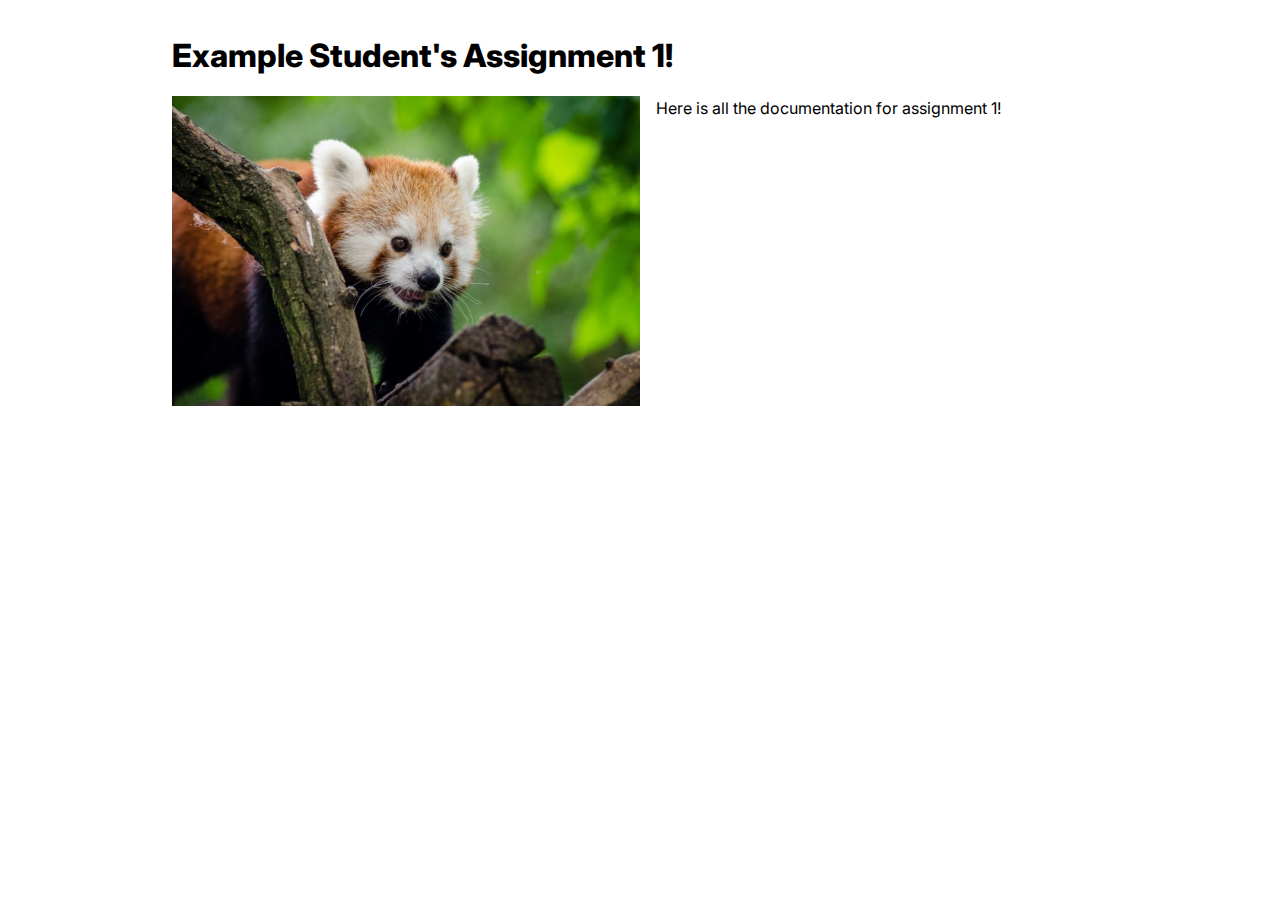
<file: a1.html>
<!DOCTYPE html>
<html>
  <head>
    <meta charset="utf-8" />
    <meta name="viewport" content="width=device-width, maximum-scale=1.0" />

    <title>Example Student's HCDE 439 Physical Computing Page!</title>

    <link href="style.css" rel="stylesheet" type="text/css" />
  </head>
  <body>
    <h1>Example Student's Assignment 1!</h1>
    <div class="header">
      <img src="red-panda.jpg" />
      <p>Here is all the documentation for assignment 1!</p>
    </div>
  </body>
</html>
</file>
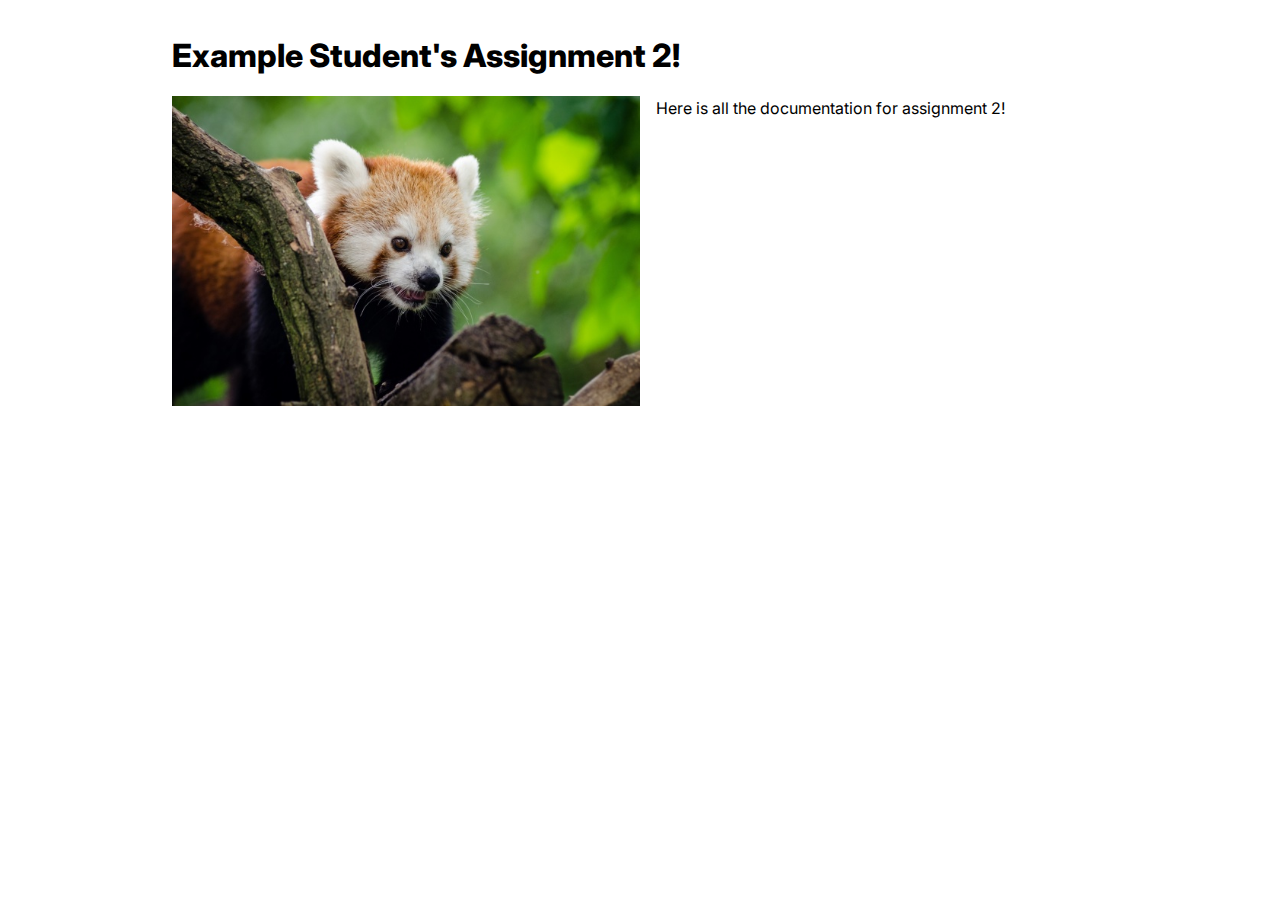
<file: a2.html>
<!DOCTYPE html>
<html>
  <head>
    <meta charset="utf-8" />
    <meta name="viewport" content="width=device-width, maximum-scale=1.0" />

    <title>Example Student's HCDE 439 Physical Computing Page!</title>

    <link href="style.css" rel="stylesheet" type="text/css" />
  </head>
  <body>
    <h1>Example Student's Assignment 2!</h1>
    <div class="header">
      <img src="red-panda.jpg" />
      <p>Here is all the documentation for assignment 2!</p>
    </div>
  </body>
</html>
</file>
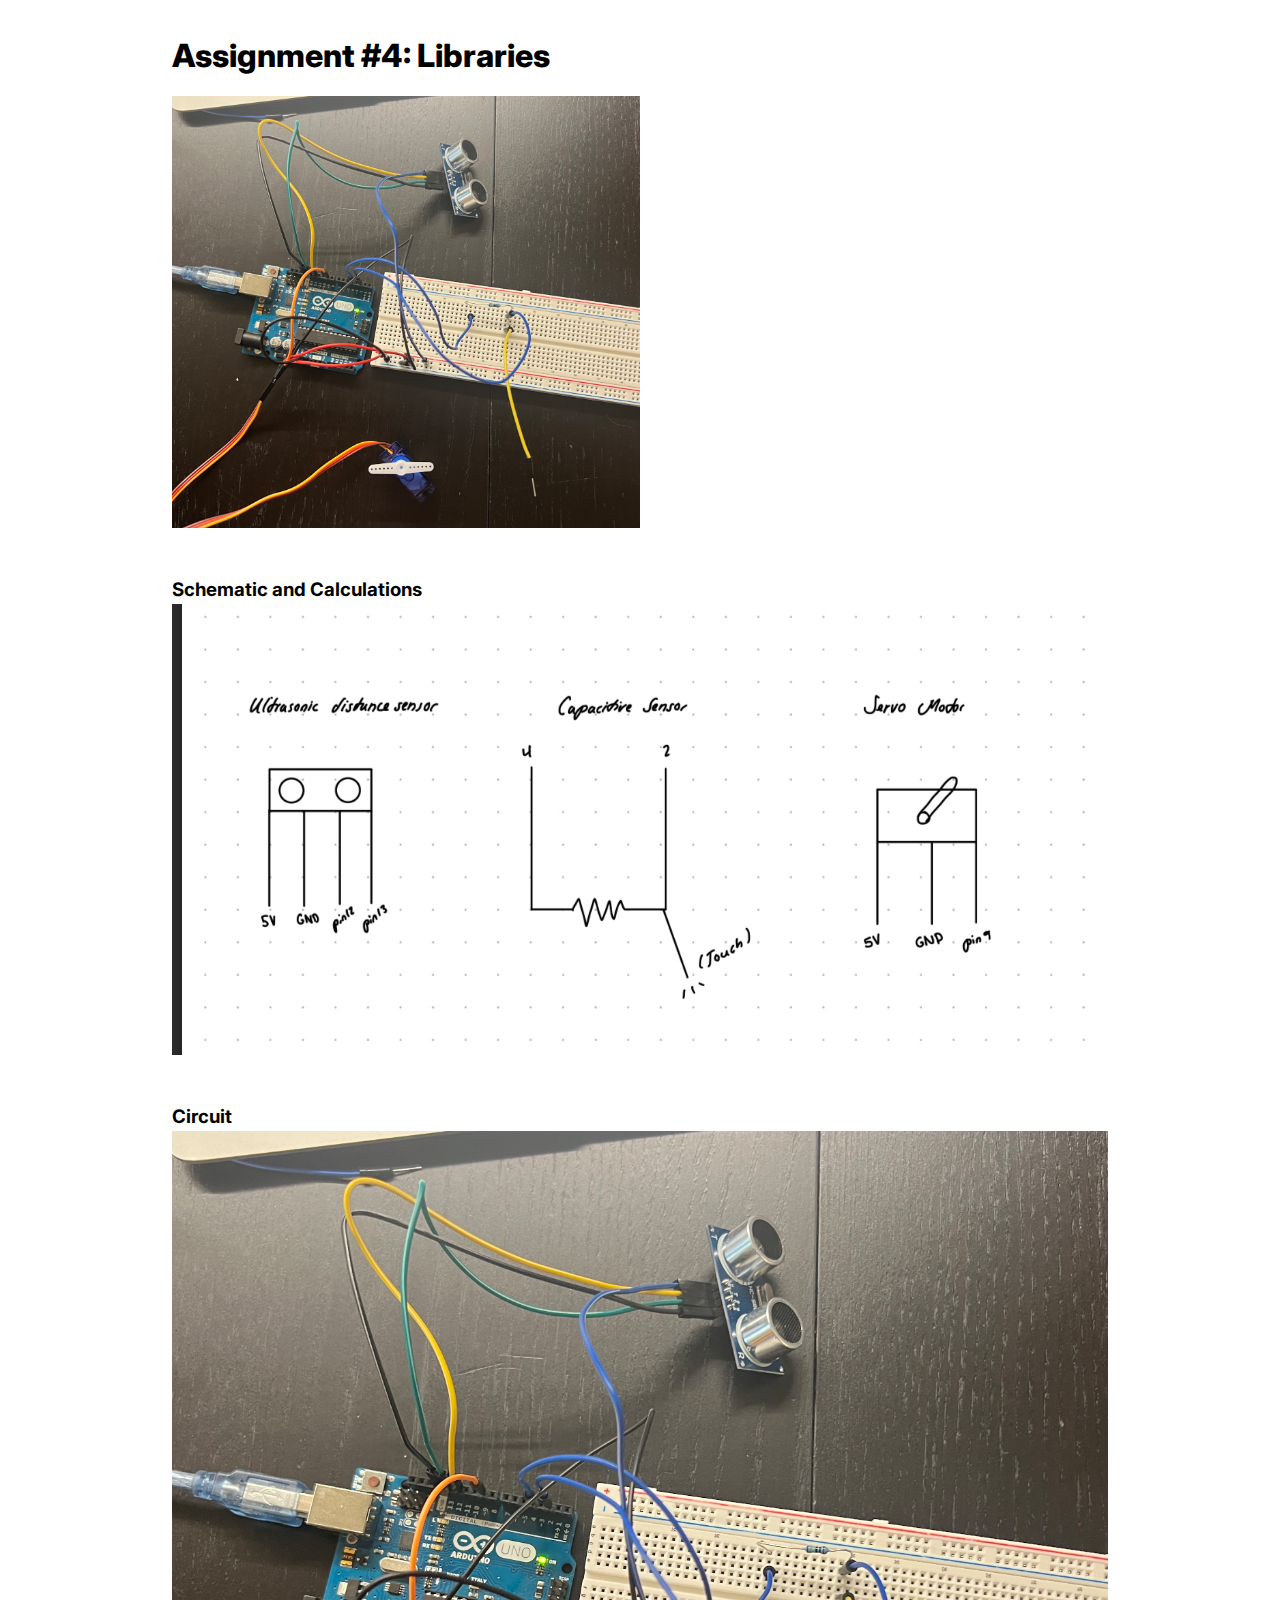
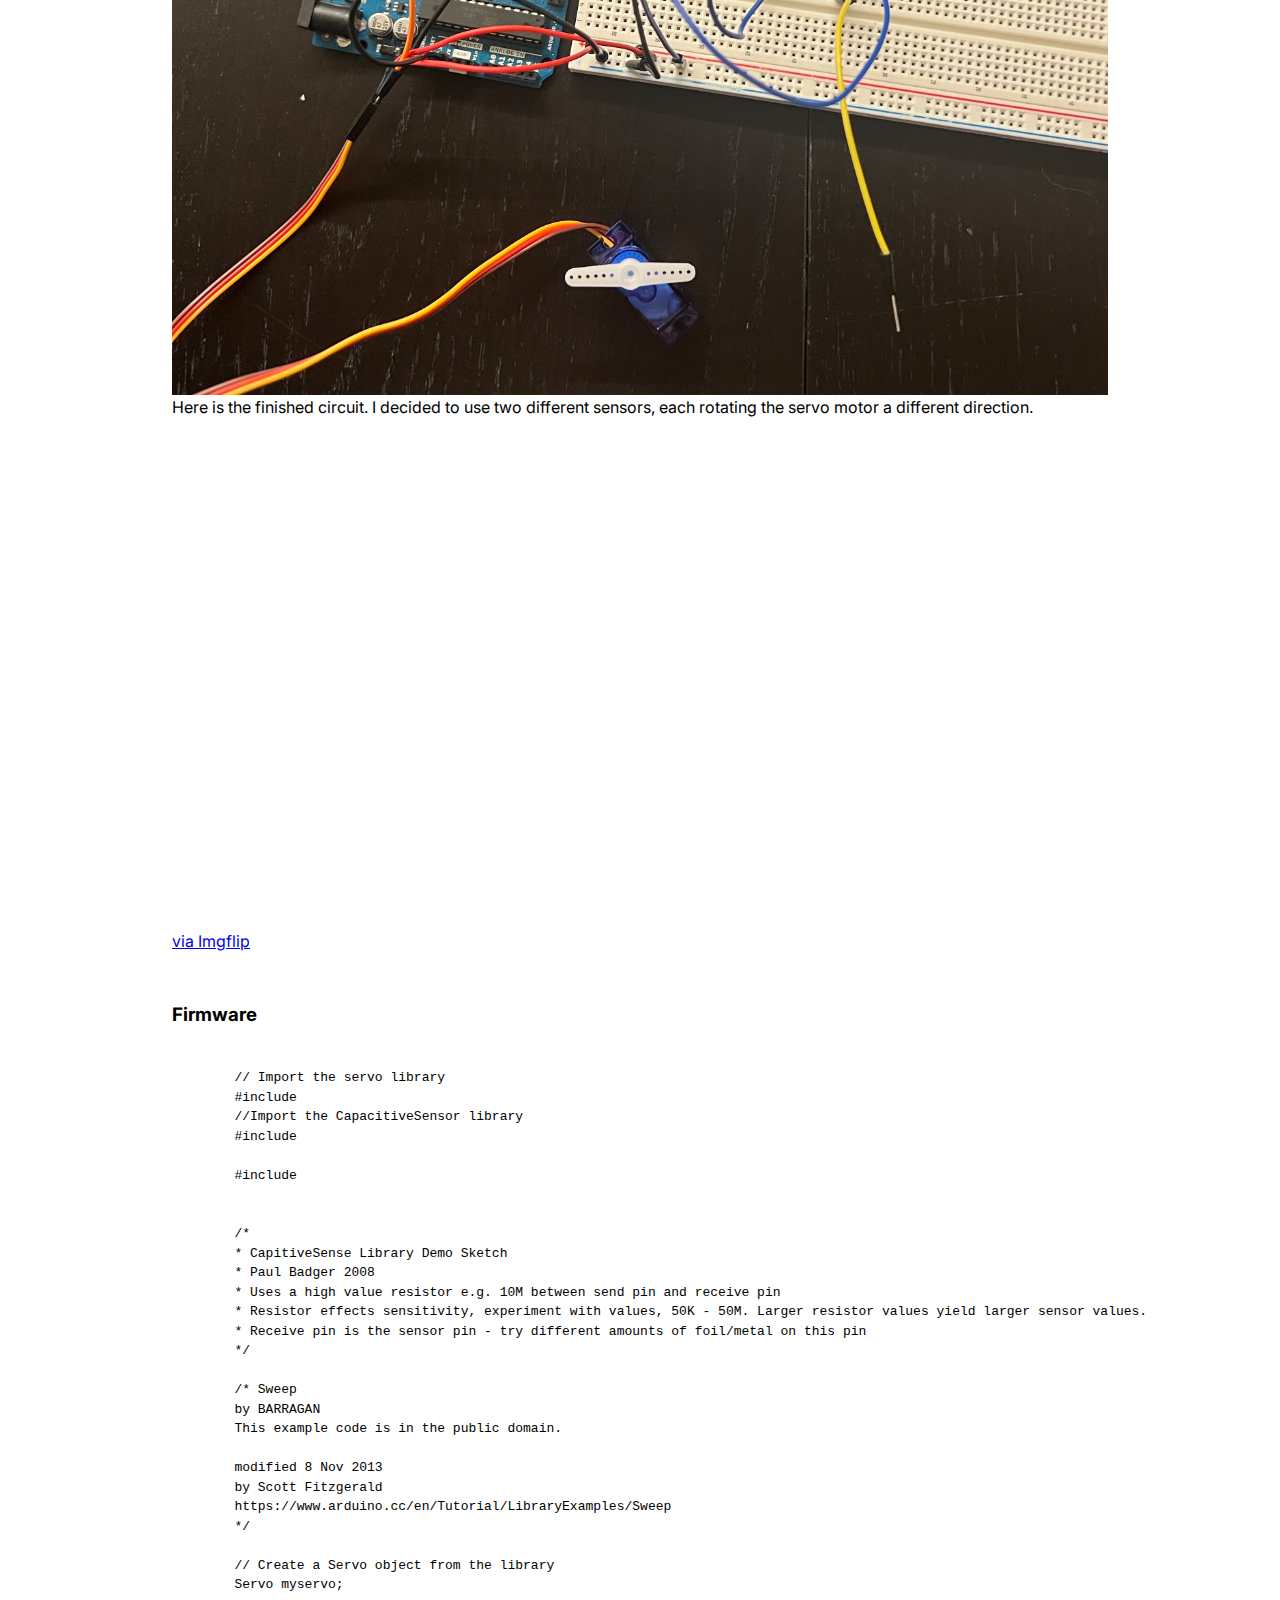
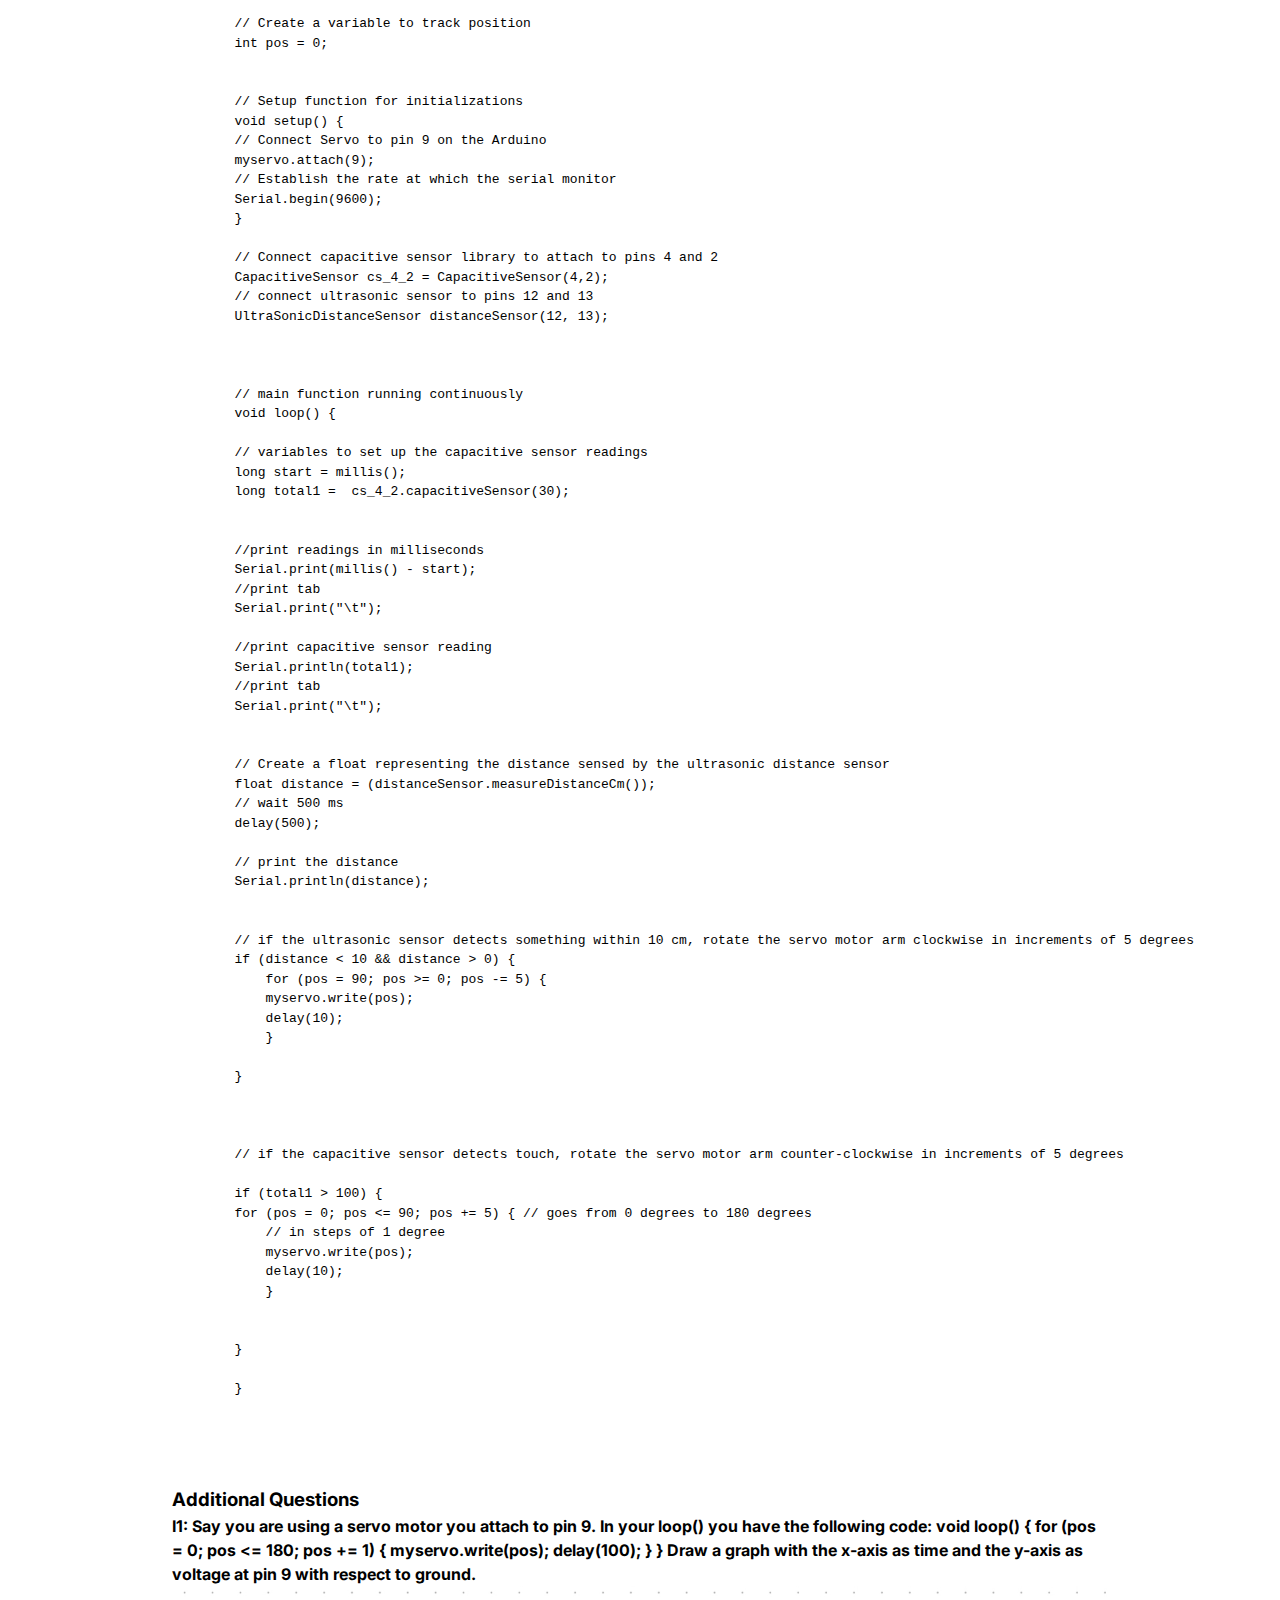
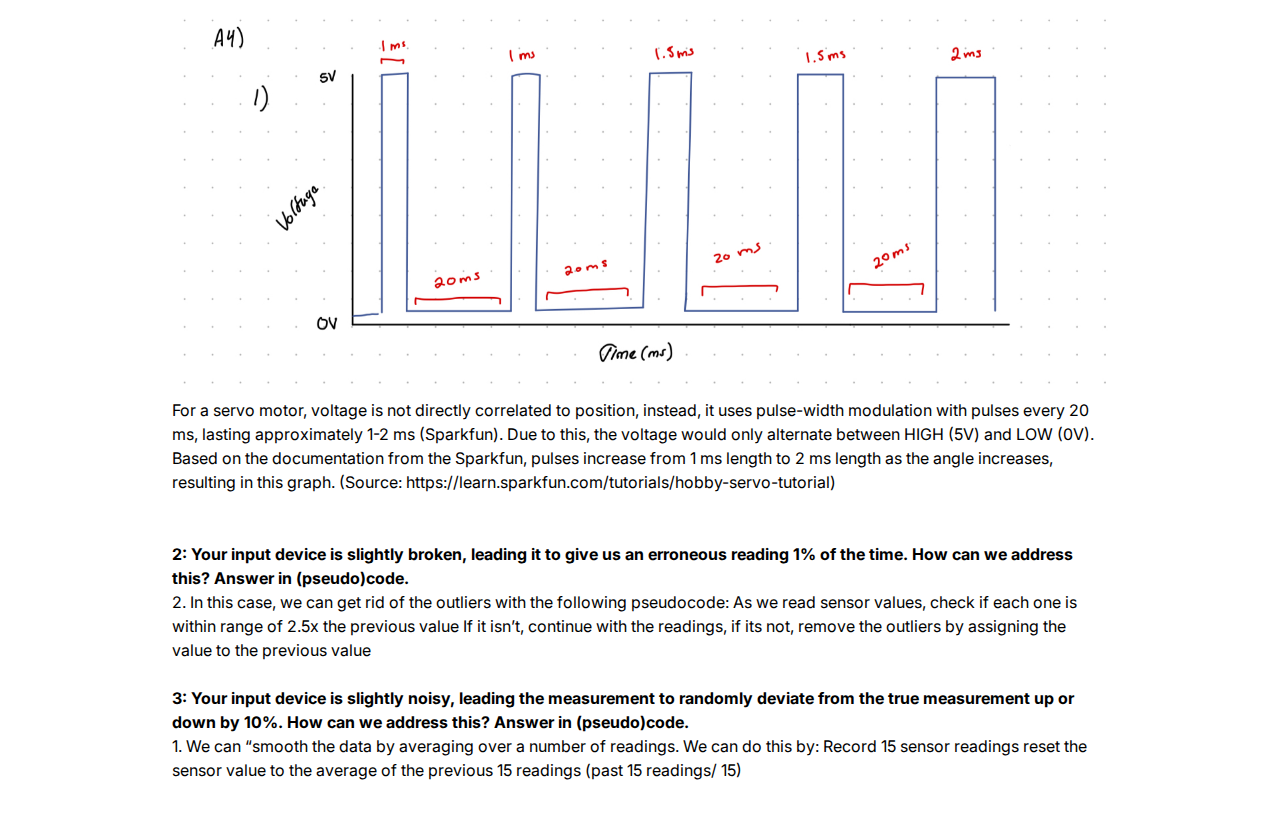
<file: a4.html>
<!DOCTYPE html>
<html>
  <head>
    <meta charset="utf-8" />
    <meta name="viewport" content="width=device-width, maximum-scale=1.0" />

    <title>Example Student's HCDE 439 Physical Computing Page!</title>

    <link href="style.css" rel="stylesheet" type="text/css" />
  </head>
  <body>
    <h1>Assignment #4: Libraries</h1>
    <div class="header">
      <img src="a4circuit.jpg" />
    </div>
    <div class="schematic">
      <br><br>
      <h3>Schematic and Calculations</h3>
       <img src="a4 schematic.jpeg" />
      <p> 
      </p>
    </div>
    <div class="circuit">
      <br><br>
      <h3>Circuit</h3>
      <img src="a4circuit.jpg" />
      <p> Here is the finished circuit. I decided to use two different sensors, each rotating the servo motor 
        a different direction. 
        </p>
        
      <br><br>
    </div>
<div style="width:260px;max-width:100%;"><div style="height:0;padding-bottom:177.69%;position:relative;"><iframe width="260" height="462" style="position:absolute;top:0;left:0;width:100%;height:100%;" frameBorder="0" src="https://imgflip.com/embed/aaa2el"></iframe></div><p><a href="https://imgflip.com/gif/aaa2el">via Imgflip</a></p></div><br><br>
    <div class="code">
      <h3>Firmware</h3>
      <pre><code>
        
        // Import the servo library
        #include <Servo.h>
        //Import the CapacitiveSensor library
        #include <CapacitiveSensor.h>

        #include <HCSR04.h>


        /*
        * CapitiveSense Library Demo Sketch
        * Paul Badger 2008
        * Uses a high value resistor e.g. 10M between send pin and receive pin
        * Resistor effects sensitivity, experiment with values, 50K - 50M. Larger resistor values yield larger sensor values.
        * Receive pin is the sensor pin - try different amounts of foil/metal on this pin
        */

        /* Sweep
        by BARRAGAN <http://barraganstudio.com>
        This example code is in the public domain.

        modified 8 Nov 2013
        by Scott Fitzgerald
        https://www.arduino.cc/en/Tutorial/LibraryExamples/Sweep
        */

        // Create a Servo object from the library
        Servo myservo; 

        // Create a variable to track position
        int pos = 0;


        // Setup function for initializations
        void setup() {
        // Connect Servo to pin 9 on the Arduino
        myservo.attach(9); 
        // Establish the rate at which the serial monitor 
        Serial.begin(9600);
        }

        // Connect capacitive sensor library to attach to pins 4 and 2
        CapacitiveSensor cs_4_2 = CapacitiveSensor(4,2);  
        // connect ultrasonic sensor to pins 12 and 13
        UltraSonicDistanceSensor distanceSensor(12, 13);  



        // main function running continuously
        void loop() {

        // variables to set up the capacitive sensor readings
        long start = millis();
        long total1 =  cs_4_2.capacitiveSensor(30);
        

        //print readings in milliseconds
        Serial.print(millis() - start); 
        //print tab      
        Serial.print("\t");                    

        //print capacitive sensor reading
        Serial.println(total1); 
        //print tab                  
        Serial.print("\t");
                    

        // Create a float representing the distance sensed by the ultrasonic distance sensor
        float distance = (distanceSensor.measureDistanceCm());
        // wait 500 ms
        delay(500);

        // print the distance
        Serial.println(distance);
        

        // if the ultrasonic sensor detects something within 10 cm, rotate the servo motor arm clockwise in increments of 5 degrees  
        if (distance < 10 && distance > 0) {
            for (pos = 90; pos >= 0; pos -= 5) { 
            myservo.write(pos);              
            delay(10); 
            } 

        }


        
        // if the capacitive sensor detects touch, rotate the servo motor arm counter-clockwise in increments of 5 degrees 

        if (total1 > 100) {
        for (pos = 0; pos <= 90; pos += 5) { // goes from 0 degrees to 180 degrees
            // in steps of 1 degree
            myservo.write(pos);            
            delay(10); 
            }                  
        
            
        }

        }

      </code></pre>
    </div>
    <div class="graph">
      <br><br>
      <h3>Additional Questions</h3>
      <b>I1: Say you are using a servo motor you attach to pin 9. In your loop() you have the following code:

void loop() {
for (pos = 0; pos <= 180; pos += 1) {
  myservo.write(pos); 
  delay(100); 
  }
}
Draw a graph with the x-axis as time and the y-axis as voltage at pin 9 with respect to ground.

      </b>
      <img src="IMG_4D45CE3588EF-1.jpeg" />
      <p> For a servo motor, voltage is not directly correlated to position, instead, it uses pulse-width modulation with pulses every 20 ms, lasting approximately 1-2 ms (Sparkfun). Due to this, the voltage would only alternate between HIGH (5V) and LOW (0V). Based on the documentation from the Sparkfun, pulses increase from 1 ms length to 2 ms length as the angle increases, resulting in this graph. 
        (Source: https://learn.sparkfun.com/tutorials/hobby-servo-tutorial) 
      </p>
    </div>
     <div class="2">
      <br><br>
      <b>2: Your input device is slightly broken, leading it to give us an erroneous reading 1% of the time. How can we address this? Answer in (pseudo)code.
      </b>
      <p> 2. In this case, we can get rid of the outliers with the following pseudocode:

        As we read sensor values, check if each one is within range of 2.5x the previous value

        If it isn’t, continue with the readings,

        if its not, remove the outliers by assigning the value to the previous value
        
      <br><br>
      <b>
        3: Your input device is slightly noisy, leading the measurement to randomly deviate from the true measurement up or down by 10%. How can we address this? Answer in (pseudo)code.

        </b>
      <p>
        1. We can “smooth the data by averaging over a number of readings. We can do this by:

        Record 15 sensor readings 

        reset the sensor value to the average of the previous 15 readings (past 15 readings/ 15)
      </p>
      
    </div>
    
    
  </body>
</html>
</file>
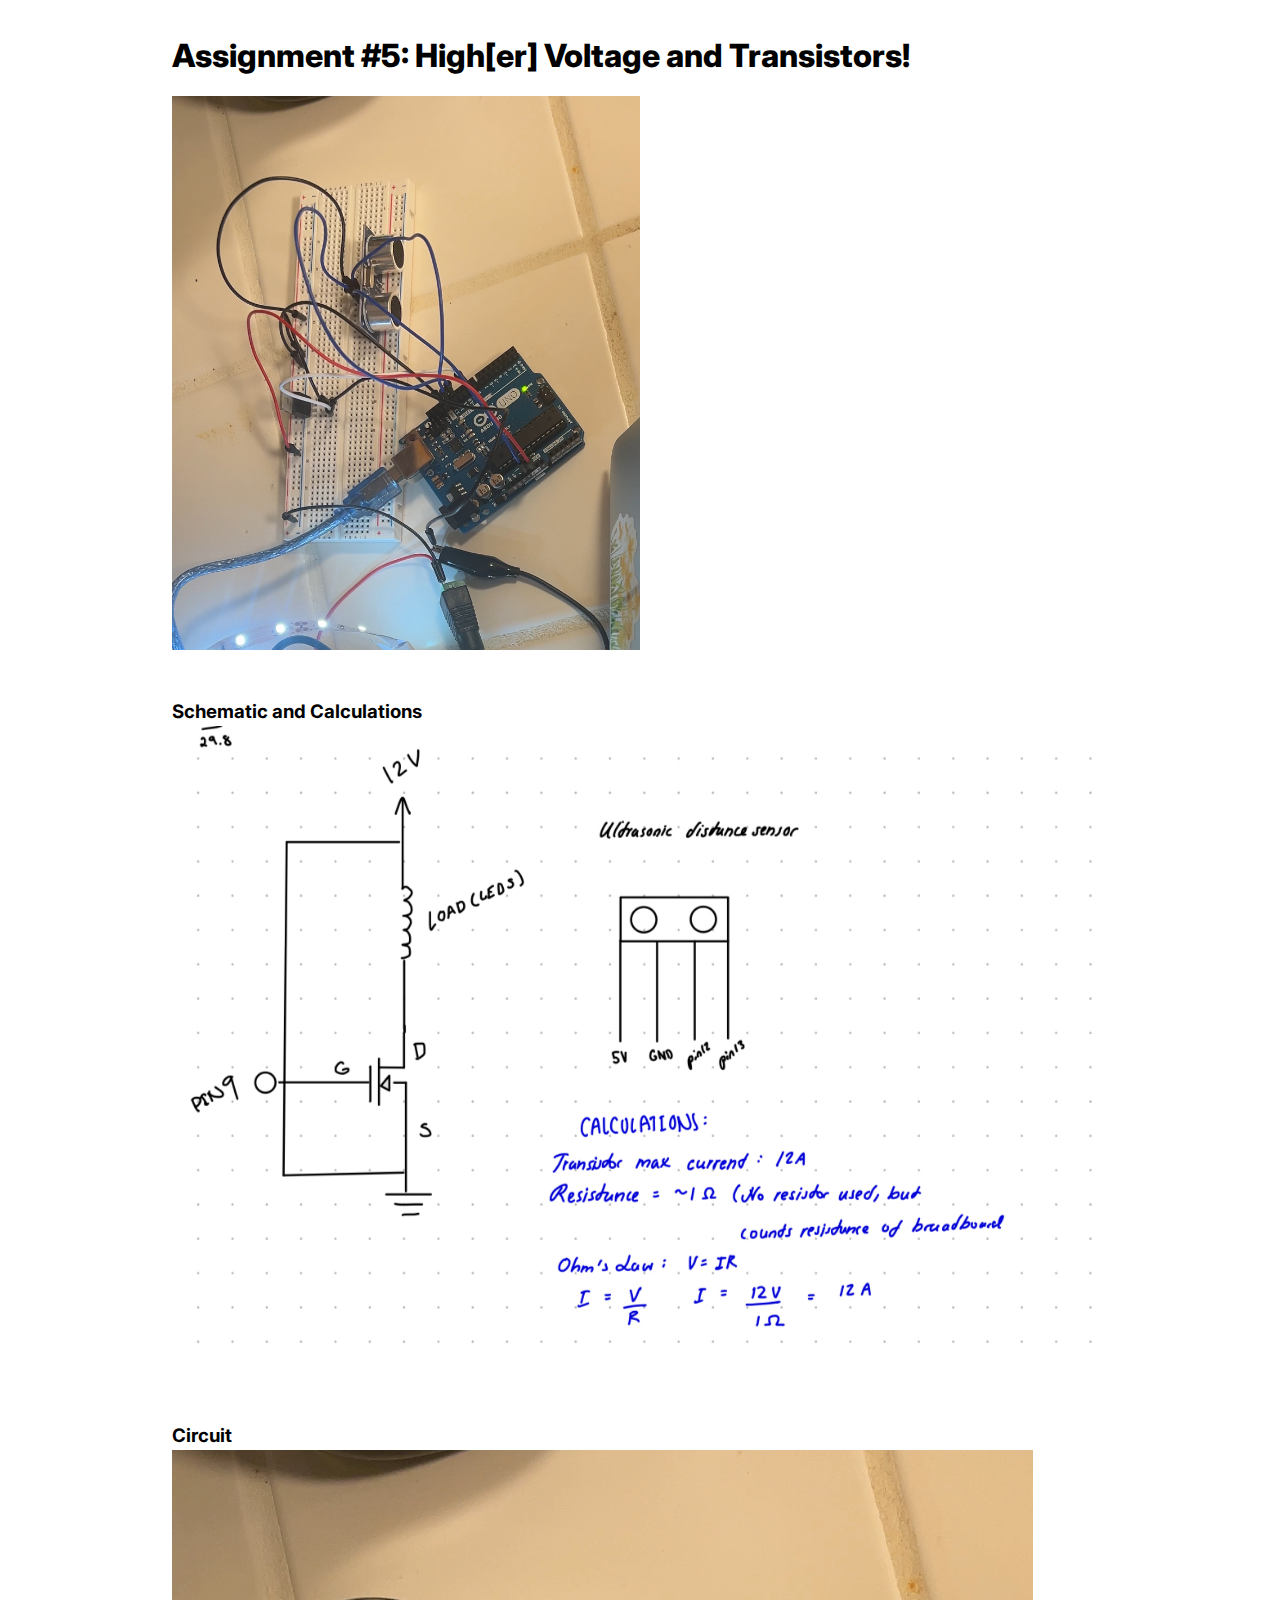
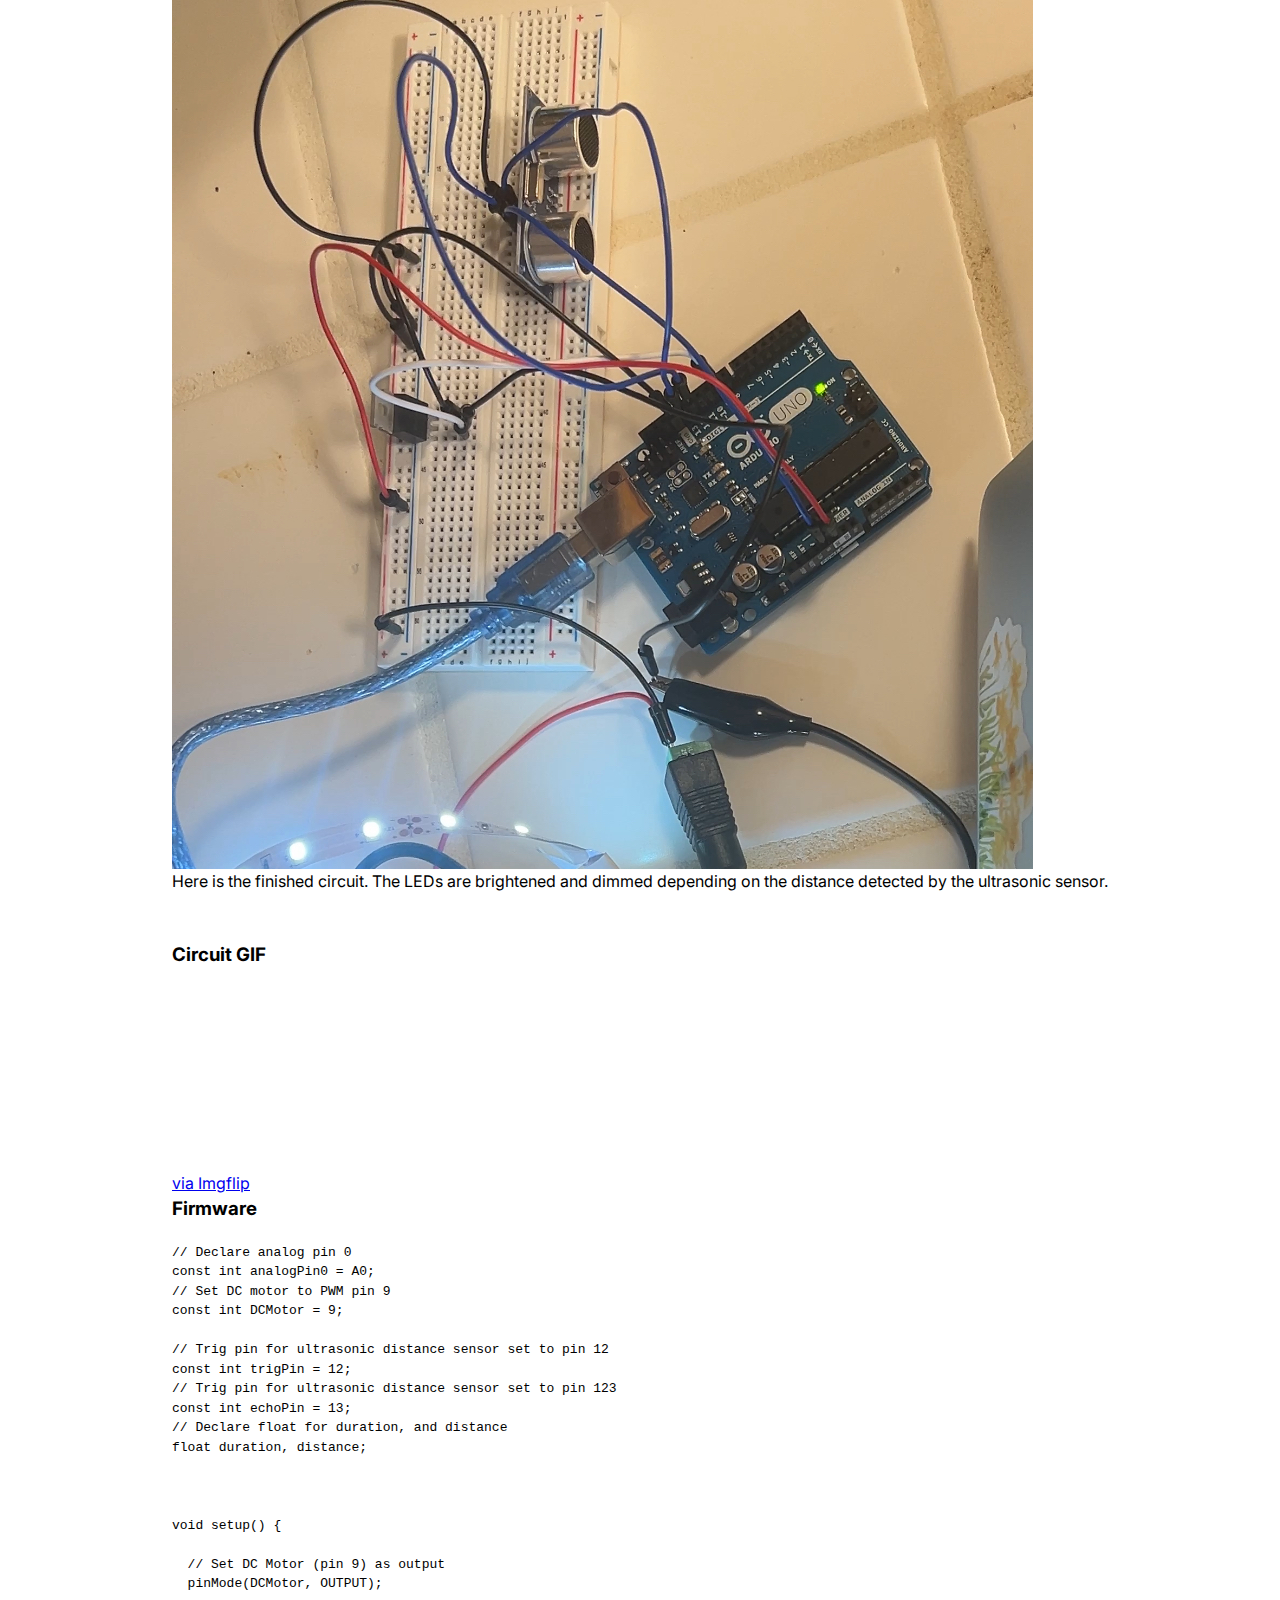
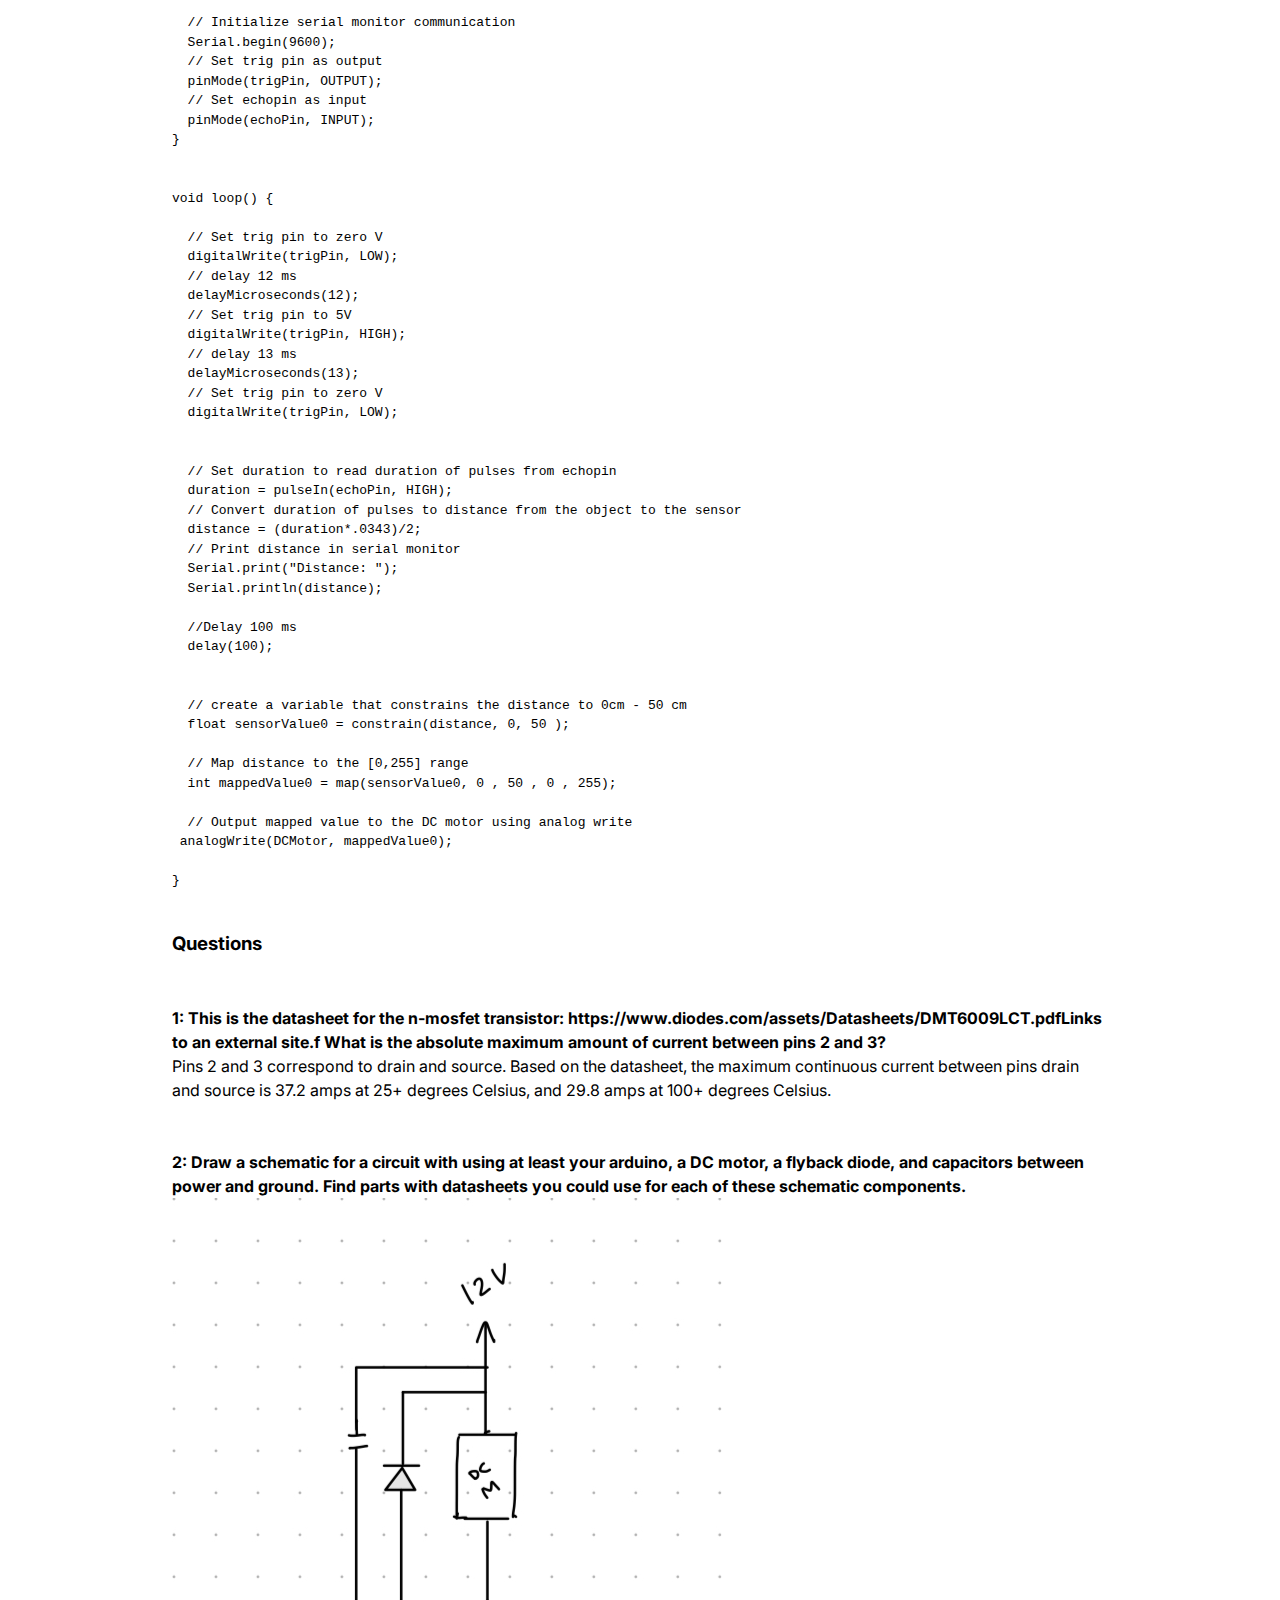
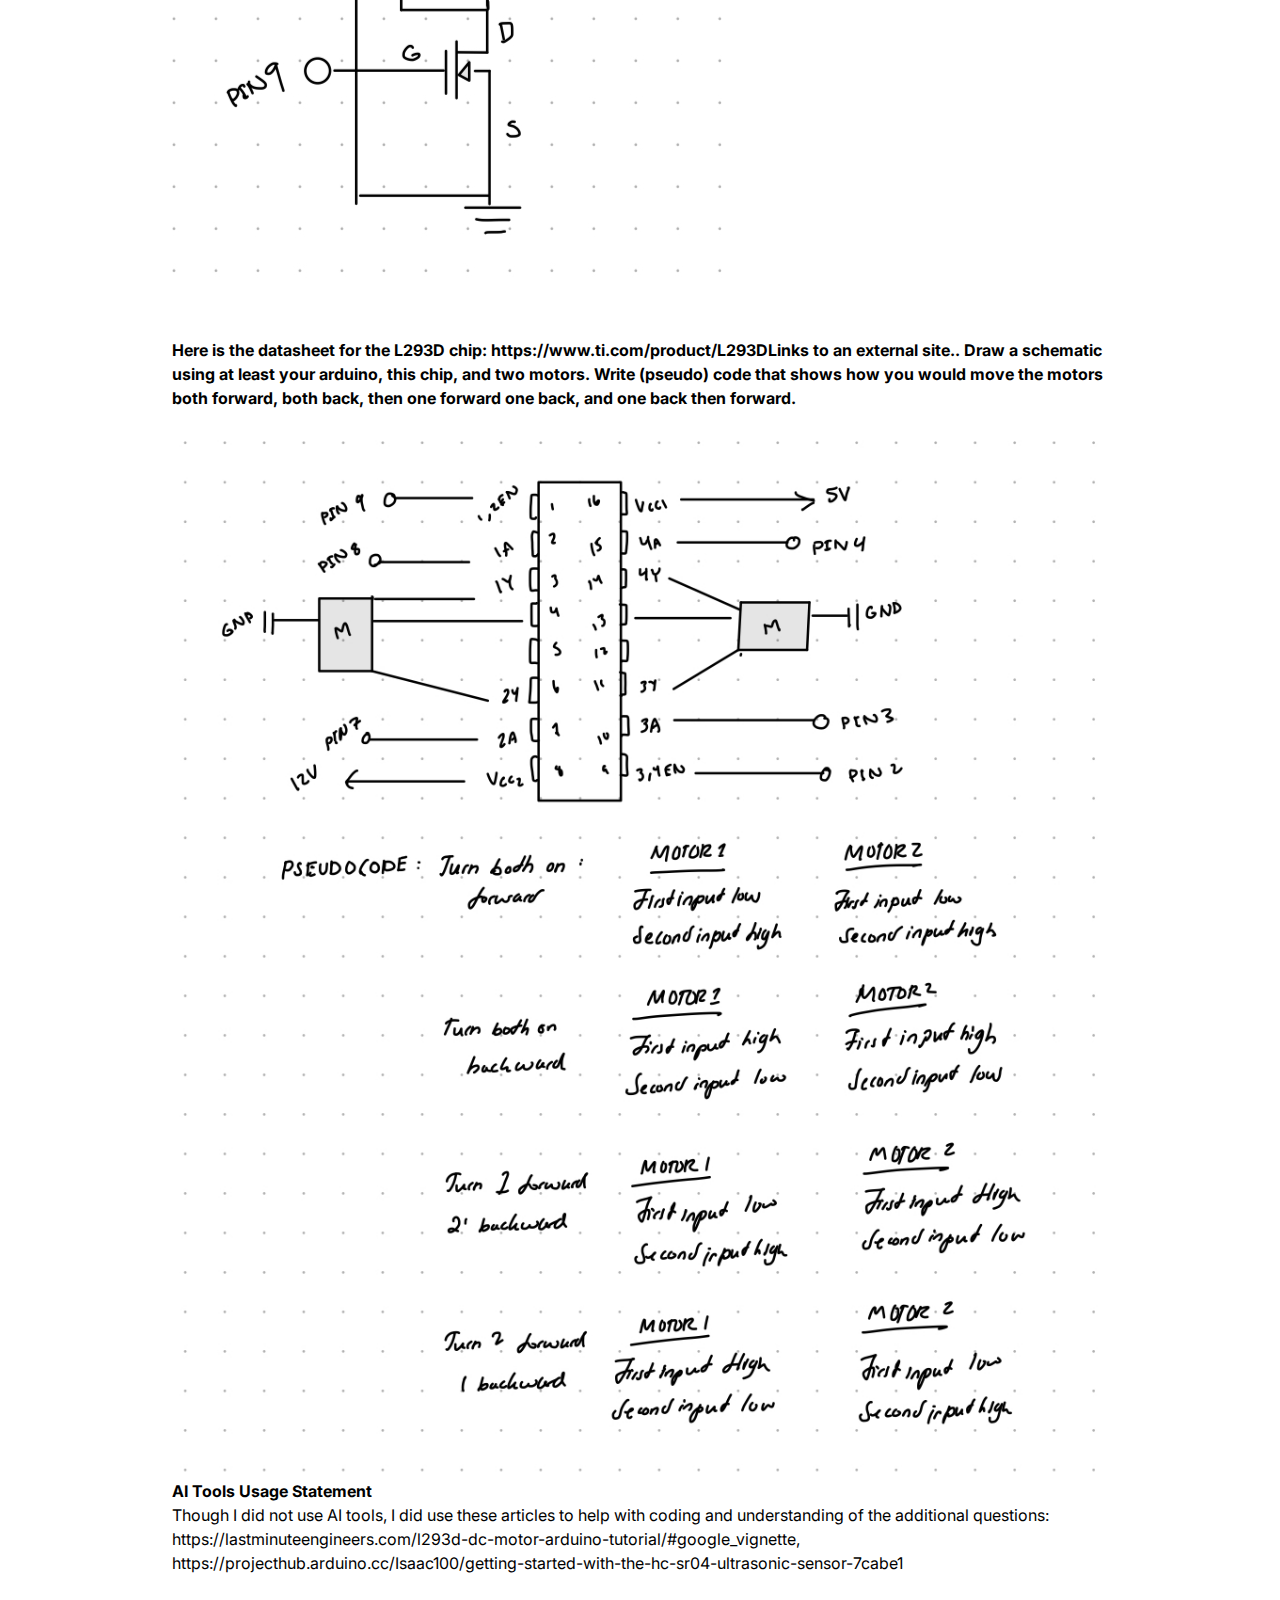
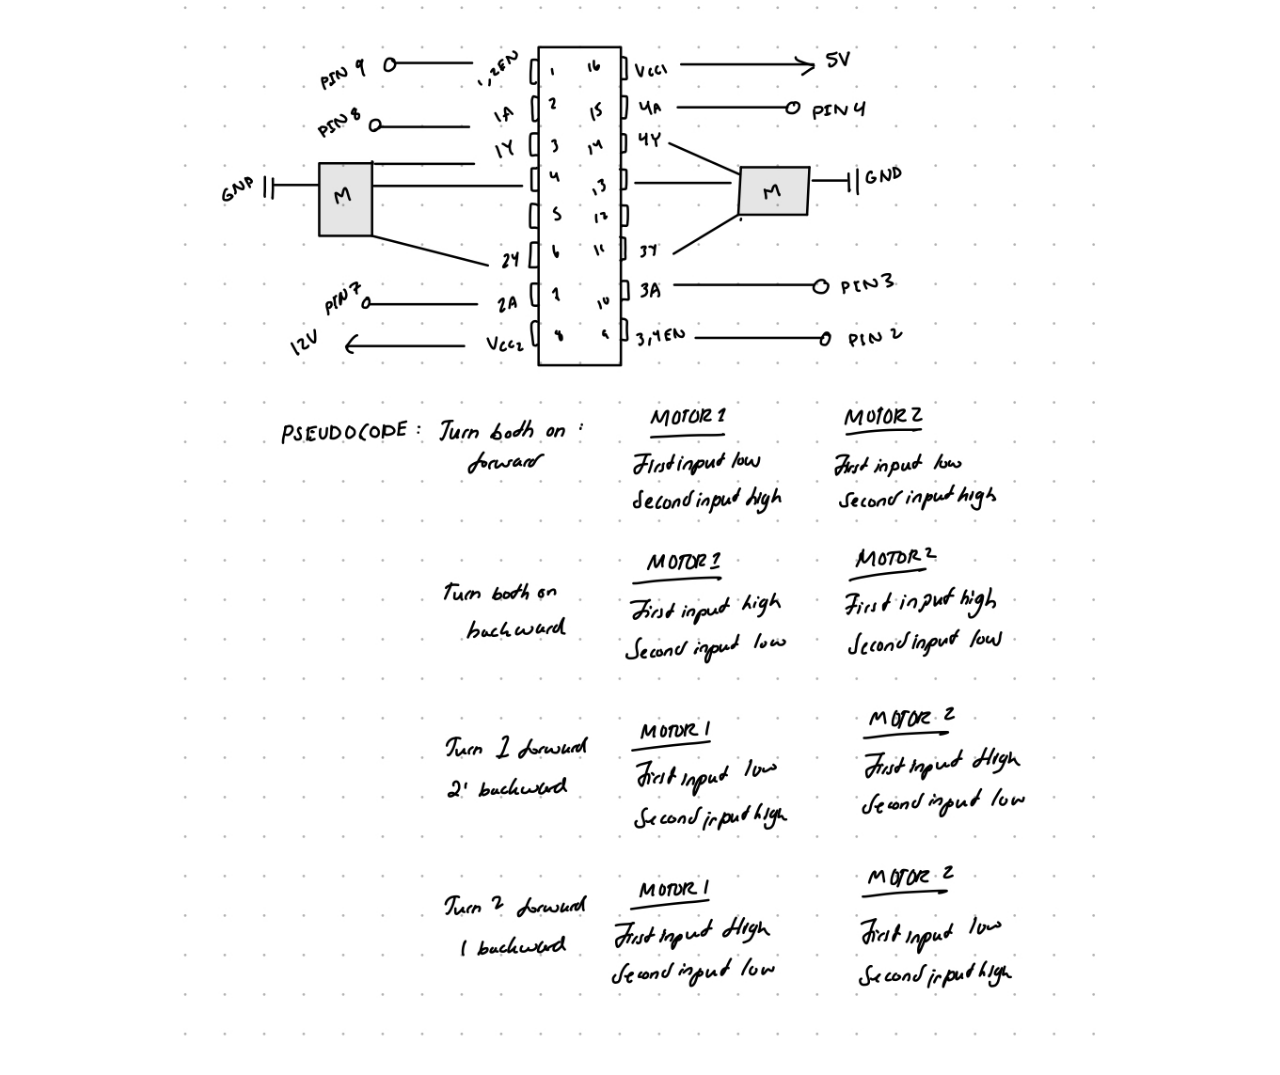
<file: a5.html>
<!DOCTYPE html>
<html>
  <head>
    <meta charset="utf-8" />
    <meta name="viewport" content="width=device-width, maximum-scale=1.0" />

    <title>Example Student's HCDE 439 Physical Computing Page!</title>

    <link href="style.css" rel="stylesheet" type="text/css" />
  </head>
  <body>
    <h1>Assignment #5: High[er] Voltage and Transistors! </h1>
    <div class="header">
      <img src="a5circuit.jpg" />
    </div>
    <div class="schematic">
      <br><br>
      <h3>Schematic and Calculations</h3>
       <img src="a5schematic.jpeg" />
      <p> 
      </p>
    </div>
    <div class="circuit">
      <br><br>
      <h3>Circuit</h3>
      <img src="a5circuit.jpg" />
      <p> Here is the finished circuit. The LEDs are brightened and dimmed depending on the distance detected by the ultrasonic sensor.
        </p>
        
      <br><br>
    </div>
    <h3> Circuit GIF</h3>
    <div style="width:360px;max-width:100%;"><div style="height:0;padding-bottom:56.11%;position:relative;"><iframe width="360" height="202" style="position:absolute;top:0;left:0;width:100%;height:100%;" frameBorder="0" src="https://imgflip.com/embed/abnt1f"></iframe></div><p><a href="https://imgflip.com/gif/abnt1f">via Imgflip</a></p></div>
    <div class="code">
      <h3>Firmware</h3>
      <pre><code>
// Declare analog pin 0
const int analogPin0 = A0;
// Set DC motor to PWM pin 9
const int DCMotor = 9;

// Trig pin for ultrasonic distance sensor set to pin 12
const int trigPin = 12;
// Trig pin for ultrasonic distance sensor set to pin 123
const int echoPin = 13;
// Declare float for duration, and distance
float duration, distance;



void setup() {
  
  // Set DC Motor (pin 9) as output
  pinMode(DCMotor, OUTPUT);

  // Initialize serial monitor communication
  Serial.begin(9600);
  // Set trig pin as output
  pinMode(trigPin, OUTPUT);
  // Set echopin as input
  pinMode(echoPin, INPUT);
}


void loop() {

  // Set trig pin to zero V
  digitalWrite(trigPin, LOW);
  // delay 12 ms
  delayMicroseconds(12);
  // Set trig pin to 5V
  digitalWrite(trigPin, HIGH);
  // delay 13 ms
  delayMicroseconds(13);
  // Set trig pin to zero V
  digitalWrite(trigPin, LOW);


  // Set duration to read duration of pulses from echopin 
  duration = pulseIn(echoPin, HIGH);
  // Convert duration of pulses to distance from the object to the sensor
  distance = (duration*.0343)/2;
  // Print distance in serial monitor
  Serial.print("Distance: ");
  Serial.println(distance);

  //Delay 100 ms
  delay(100);
              

  // create a variable that constrains the distance to 0cm - 50 cm
  float sensorValue0 = constrain(distance, 0, 50 );
  
  // Map distance to the [0,255] range
  int mappedValue0 = map(sensorValue0, 0 , 50 , 0 , 255);

  // Output mapped value to the DC motor using analog write
 analogWrite(DCMotor, mappedValue0);

}

       </code></pre> 
       
<h3>Questions</h3>
     <div class="1">
      <br><br>
      <b>1:
This is the datasheet for the n-mosfet transistor: https://www.diodes.com/assets/Datasheets/DMT6009LCT.pdfLinks to an external site.f What is the absolute maximum amount of current between pins 2 and 3?

      </b>
    
      <p>  
        Pins 2 and 3 correspond to drain and source. Based on the datasheet, the maximum continuous current between pins drain and source is 37.2 amps at 25+ degrees Celsius, and 29.8 amps at 100+ degrees Celsius. 
      </p>
    </div>
     <div class="2">
      <br><br>
      <b>2: Draw a schematic for a circuit with using at least your arduino, a DC motor, a flyback diode, and capacitors between power and ground. Find parts with datasheets you could use for each of these schematic components.
      </b>
        <img src="a5q2.jpeg" />
        
      <br><br>
      <b>
Here is the datasheet for the L293D chip: https://www.ti.com/product/L293DLinks to an external site.. Draw a schematic using at least your arduino, this chip, and two motors. Write (pseudo) code that shows how you would move the motors both forward, both back, then one forward one back, and one back then forward.
        </b>

        <img src="a5q3.jpeg" />

      
           <b>
        AI Tools Usage Statement
        </b>
        <p>
            Though I did not use AI tools, I did use these articles to help with coding and understanding of the additional questions:
            https://lastminuteengineers.com/l293d-dc-motor-arduino-tutorial/#google_vignette, 
            https://projecthub.arduino.cc/Isaac100/getting-started-with-the-hc-sr04-ultrasonic-sensor-7cabe1
</p>

        <img src="a5q3.jpeg" />
    </div>
    
    
  </body>
</html>
</file>
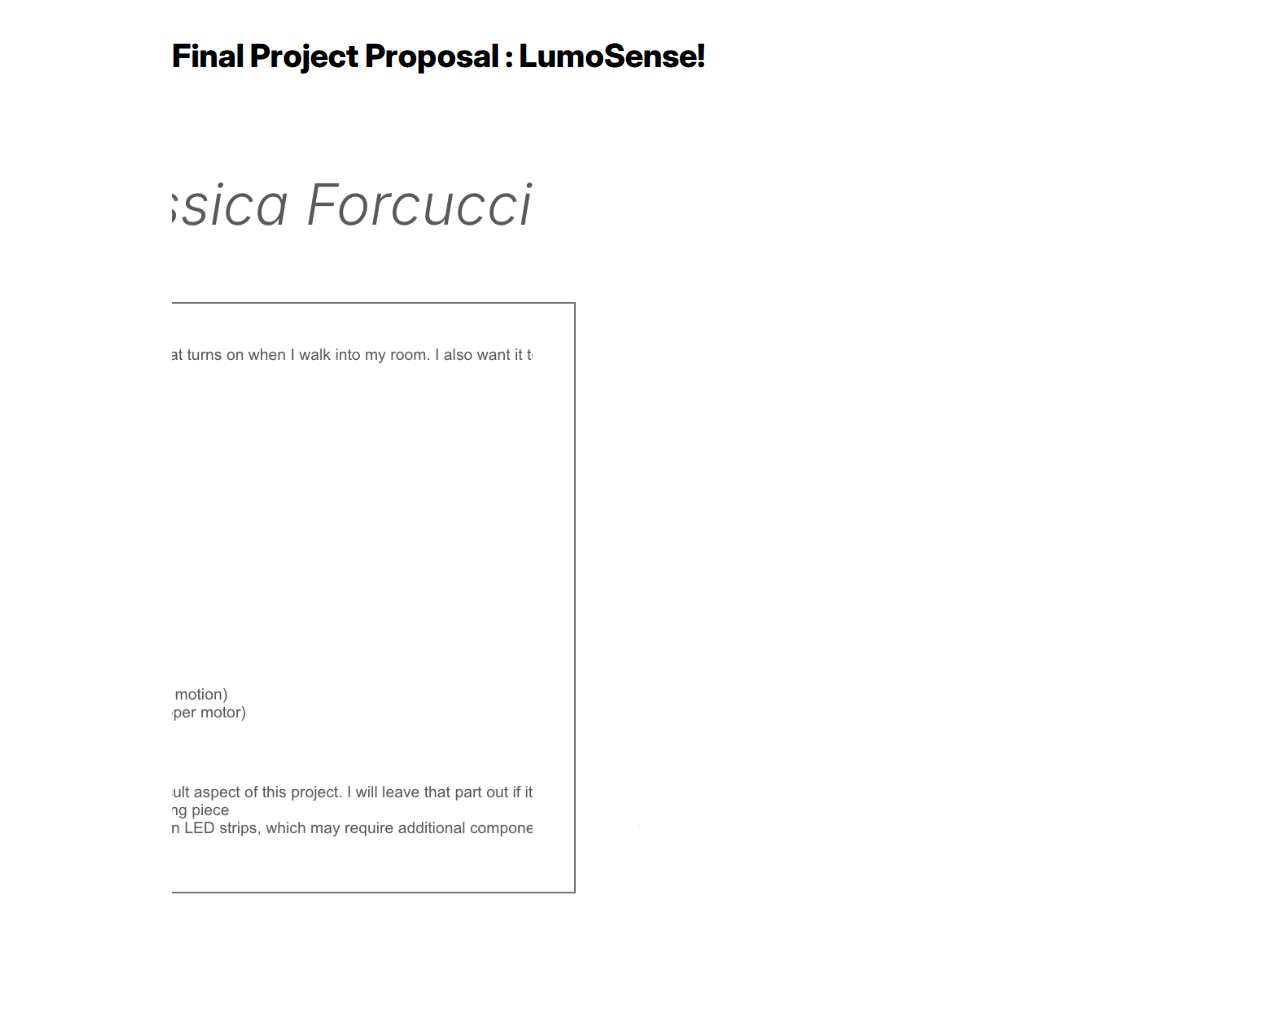
<file: finalproject.html>
<!DOCTYPE html>
<html>
  <head>
    <meta charset="utf-8" />
    <meta name="viewport" content="width=device-width, maximum-scale=1.0" />

    <title>Final project</title>

    <link href="style.css" rel="stylesheet" />
  </head>
  <body>
    <h1> Final Project Proposal : LumoSense! </h1>

    <div class="header">
      <img src="lumosense.png" width="1600" height="900"/>
      
  </body>

</html>
</file>
<file: style.css>
@import url("https://fonts.googleapis.com/css2?family=Inter:wght@100;200;300;400;500;600;700;800;900&display=swap");

*,
*::before,
*::after {
  box-sizing: border-box;
}

* {
  margin: 0;
}

img,
picture,
video,
canvas,
svg {
  display: block;
  max-width: 100%;
}

body {
  font-family: "Inter", sans-serif;
  line-height: 1.5;
  -webkit-font-smoothing: antialiased;
  max-width: 1000px;
  padding: 2em;
  margin: auto;
}

h1 {
  font-weight: 800;
}

h2 {
  font-weight: 700;
}

.header {
  display: flex;
  gap: 1em;
  margin-top: 1em;
}

.header img {
  width: 50%;
  object-fit: cover;
}

.grid {
  display: grid;
  grid-template-columns: repeat(auto-fit, minmax(250px, 1fr));
  gap: 1em;
  margin-top: 2em;
}

.assignment a {
  color: #000;
  text-decoration: none;
}

.assignment a:hover {
  color: #f06;
}

.assignment img {
  aspect-ratio: 1;
  object-fit: cover;
}

.assignment p {
  margin-top: 0.5em;
}
</file>
